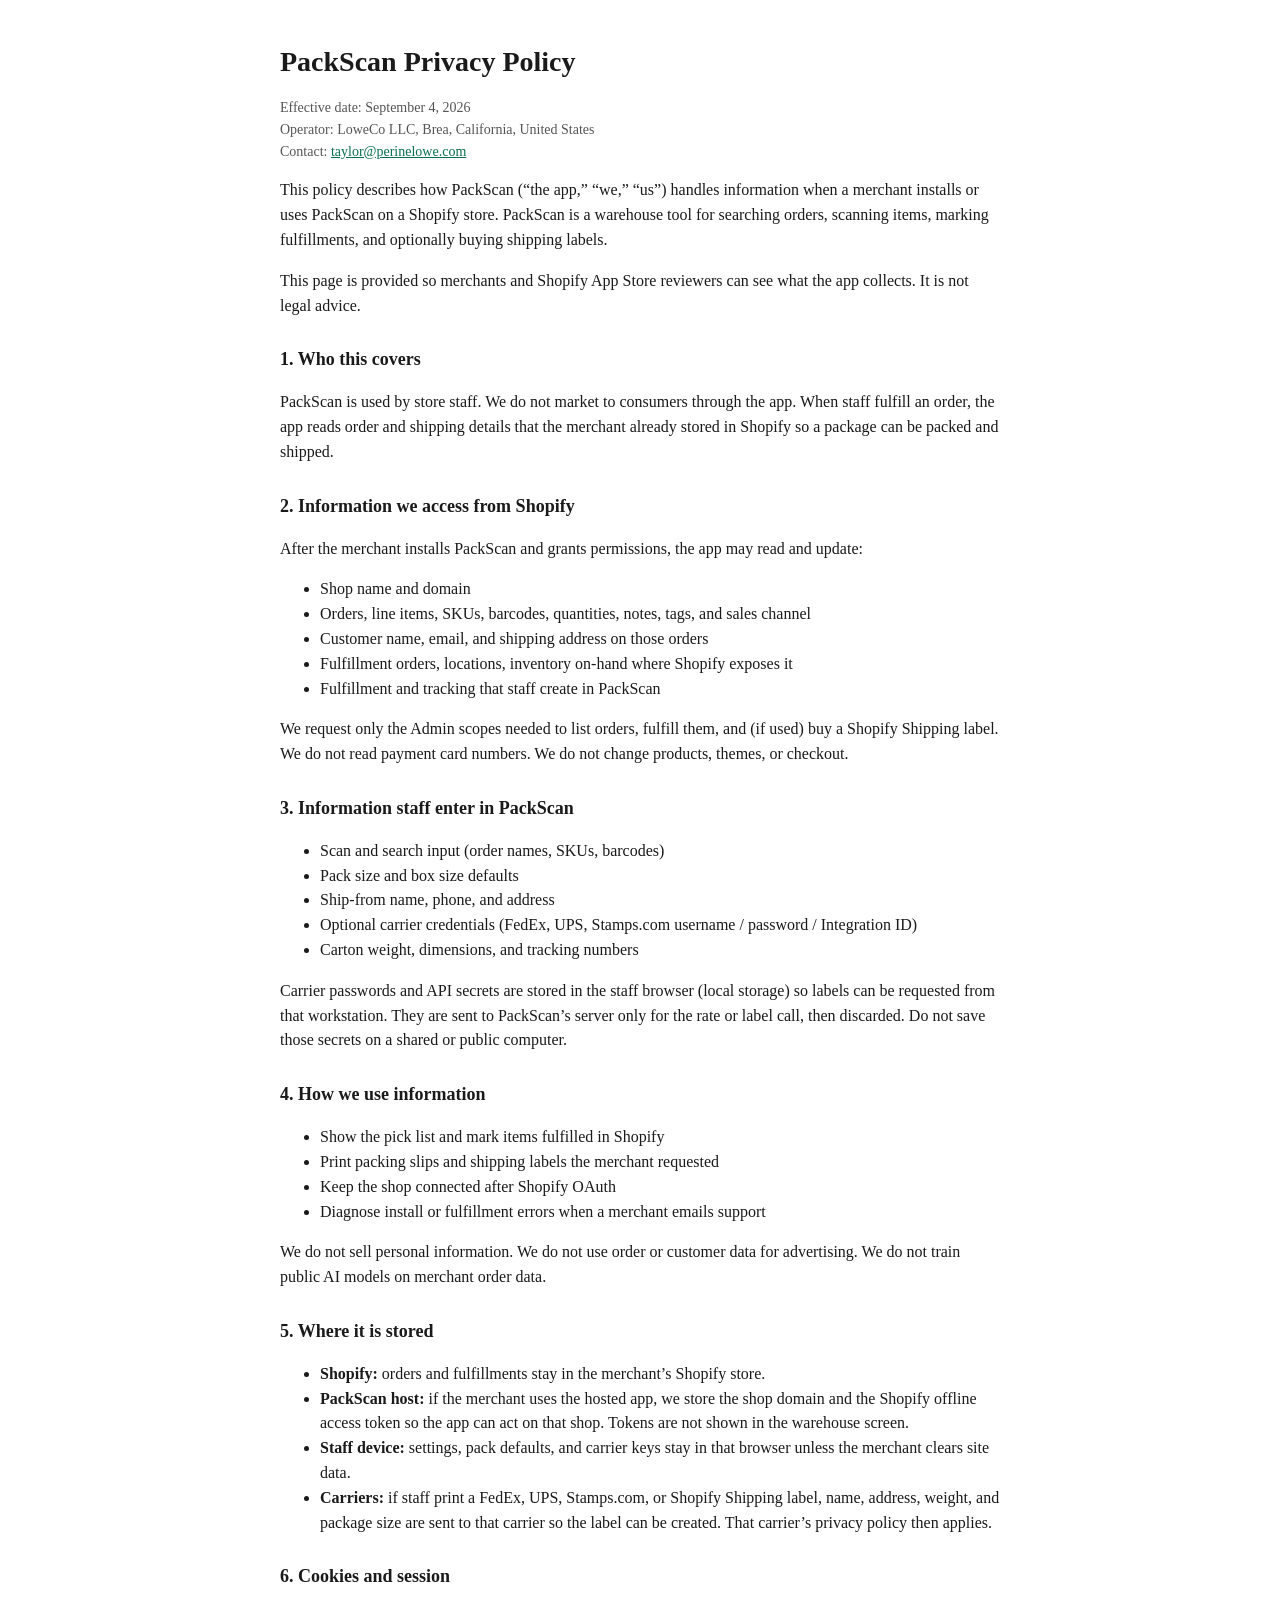
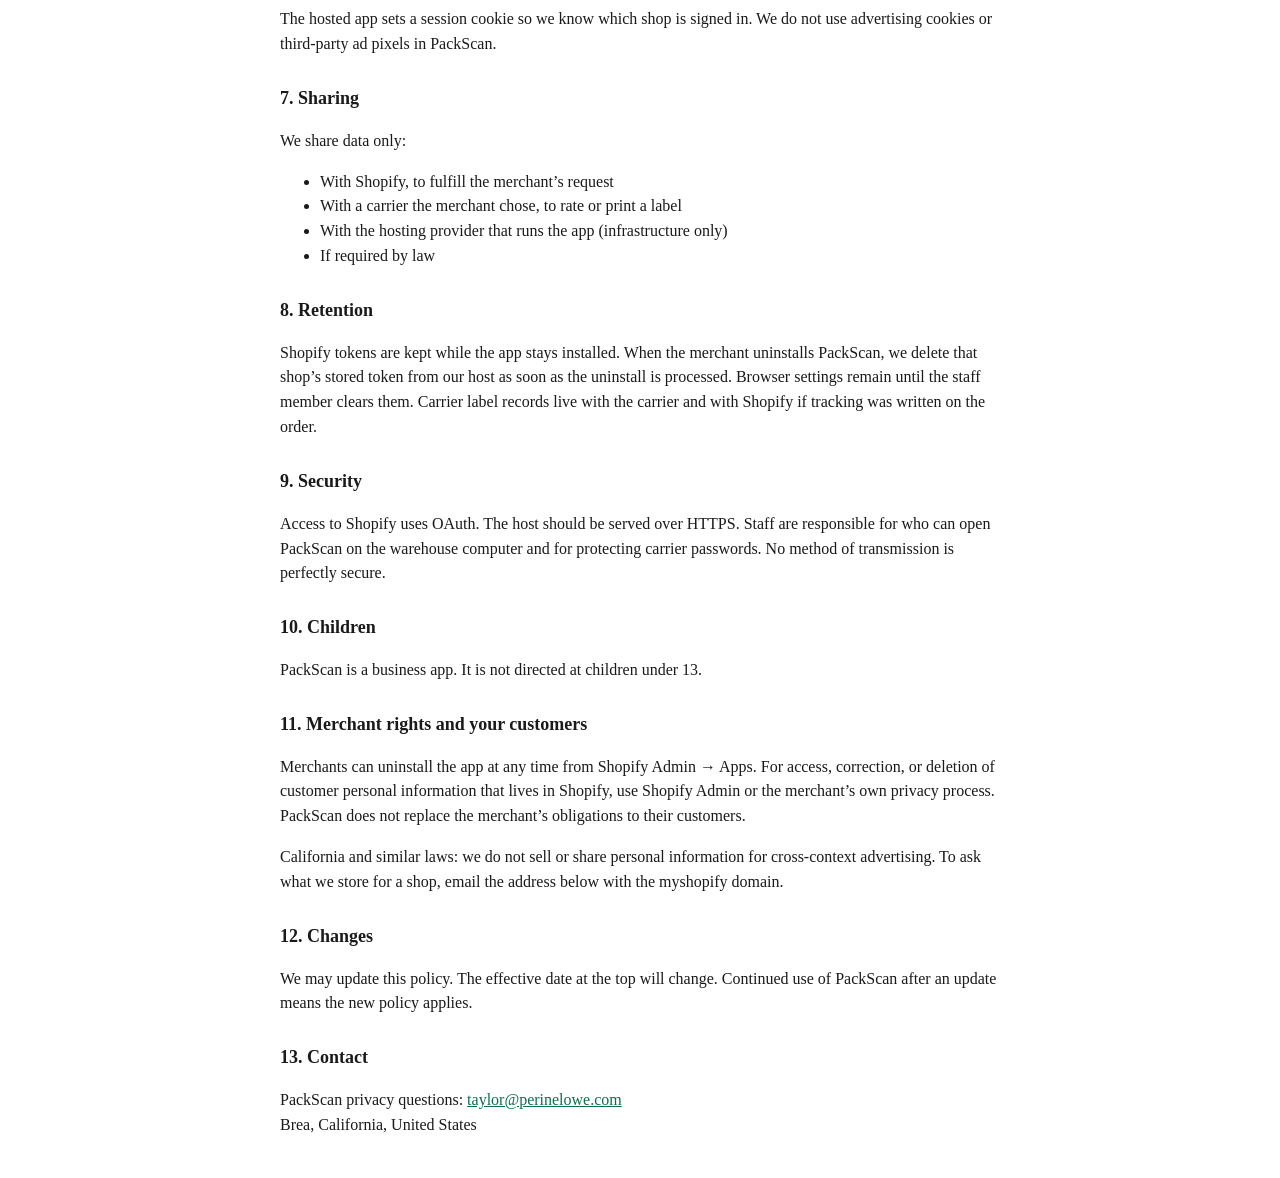
<file: privacy.html>
<!DOCTYPE html>
<html lang="en">
<head>
  <meta charset="utf-8" />
  <meta name="viewport" content="width=device-width, initial-scale=1" />
  <title>PackScan Privacy Policy</title>
  <style>
    body { font-family: Georgia, "Times New Roman", serif; max-width: 720px; margin: 40px auto; padding: 0 20px; color: #1a1a1a; line-height: 1.55; }
    h1 { font-size: 28px; margin-bottom: 8px; }
    h2 { font-size: 18px; margin-top: 28px; }
    p, li { font-size: 16px; }
    .meta { color: #555; font-size: 14px; }
    a { color: #0b6e4f; }
  </style>
</head>
<body>
  <h1>PackScan Privacy Policy</h1>
  <p class="meta">Effective date: September 4, 2026<br />Operator: LoweCo LLC, Brea, California, United States<br />Contact: <a href="mailto:taylor@perinelowe.com">taylor@perinelowe.com</a></p>

  <p>This policy describes how PackScan (“the app,” “we,” “us”) handles information when a merchant installs or uses PackScan on a Shopify store. PackScan is a warehouse tool for searching orders, scanning items, marking fulfillments, and optionally buying shipping labels.</p>
  <p>This page is provided so merchants and Shopify App Store reviewers can see what the app collects. It is not legal advice.</p>

  <h2>1. Who this covers</h2>
  <p>PackScan is used by store staff. We do not market to consumers through the app. When staff fulfill an order, the app reads order and shipping details that the merchant already stored in Shopify so a package can be packed and shipped.</p>

  <h2>2. Information we access from Shopify</h2>
  <p>After the merchant installs PackScan and grants permissions, the app may read and update:</p>
  <ul>
    <li>Shop name and domain</li>
    <li>Orders, line items, SKUs, barcodes, quantities, notes, tags, and sales channel</li>
    <li>Customer name, email, and shipping address on those orders</li>
    <li>Fulfillment orders, locations, inventory on-hand where Shopify exposes it</li>
    <li>Fulfillment and tracking that staff create in PackScan</li>
  </ul>
  <p>We request only the Admin scopes needed to list orders, fulfill them, and (if used) buy a Shopify Shipping label. We do not read payment card numbers. We do not change products, themes, or checkout.</p>

  <h2>3. Information staff enter in PackScan</h2>
  <ul>
    <li>Scan and search input (order names, SKUs, barcodes)</li>
    <li>Pack size and box size defaults</li>
    <li>Ship-from name, phone, and address</li>
    <li>Optional carrier credentials (FedEx, UPS, Stamps.com username / password / Integration ID)</li>
    <li>Carton weight, dimensions, and tracking numbers</li>
  </ul>
  <p>Carrier passwords and API secrets are stored in the staff browser (local storage) so labels can be requested from that workstation. They are sent to PackScan’s server only for the rate or label call, then discarded. Do not save those secrets on a shared or public computer.</p>

  <h2>4. How we use information</h2>
  <ul>
    <li>Show the pick list and mark items fulfilled in Shopify</li>
    <li>Print packing slips and shipping labels the merchant requested</li>
    <li>Keep the shop connected after Shopify OAuth</li>
    <li>Diagnose install or fulfillment errors when a merchant emails support</li>
  </ul>
  <p>We do not sell personal information. We do not use order or customer data for advertising. We do not train public AI models on merchant order data.</p>

  <h2>5. Where it is stored</h2>
  <ul>
    <li><strong>Shopify:</strong> orders and fulfillments stay in the merchant’s Shopify store.</li>
    <li><strong>PackScan host:</strong> if the merchant uses the hosted app, we store the shop domain and the Shopify offline access token so the app can act on that shop. Tokens are not shown in the warehouse screen.</li>
    <li><strong>Staff device:</strong> settings, pack defaults, and carrier keys stay in that browser unless the merchant clears site data.</li>
    <li><strong>Carriers:</strong> if staff print a FedEx, UPS, Stamps.com, or Shopify Shipping label, name, address, weight, and package size are sent to that carrier so the label can be created. That carrier’s privacy policy then applies.</li>
  </ul>

  <h2>6. Cookies and session</h2>
  <p>The hosted app sets a session cookie so we know which shop is signed in. We do not use advertising cookies or third-party ad pixels in PackScan.</p>

  <h2>7. Sharing</h2>
  <p>We share data only:</p>
  <ul>
    <li>With Shopify, to fulfill the merchant’s request</li>
    <li>With a carrier the merchant chose, to rate or print a label</li>
    <li>With the hosting provider that runs the app (infrastructure only)</li>
    <li>If required by law</li>
  </ul>

  <h2>8. Retention</h2>
  <p>Shopify tokens are kept while the app stays installed. When the merchant uninstalls PackScan, we delete that shop’s stored token from our host as soon as the uninstall is processed. Browser settings remain until the staff member clears them. Carrier label records live with the carrier and with Shopify if tracking was written on the order.</p>

  <h2>9. Security</h2>
  <p>Access to Shopify uses OAuth. The host should be served over HTTPS. Staff are responsible for who can open PackScan on the warehouse computer and for protecting carrier passwords. No method of transmission is perfectly secure.</p>

  <h2>10. Children</h2>
  <p>PackScan is a business app. It is not directed at children under 13.</p>

  <h2>11. Merchant rights and your customers</h2>
  <p>Merchants can uninstall the app at any time from Shopify Admin → Apps. For access, correction, or deletion of customer personal information that lives in Shopify, use Shopify Admin or the merchant’s own privacy process. PackScan does not replace the merchant’s obligations to their customers.</p>
  <p>California and similar laws: we do not sell or share personal information for cross-context advertising. To ask what we store for a shop, email the address below with the myshopify domain.</p>

  <h2>12. Changes</h2>
  <p>We may update this policy. The effective date at the top will change. Continued use of PackScan after an update means the new policy applies.</p>

  <h2>13. Contact</h2>
  <p>PackScan privacy questions: <a href="mailto:taylor@perinelowe.com">taylor@perinelowe.com</a><br />
  Brea, California, United States</p>
</body>
</html>
</file>
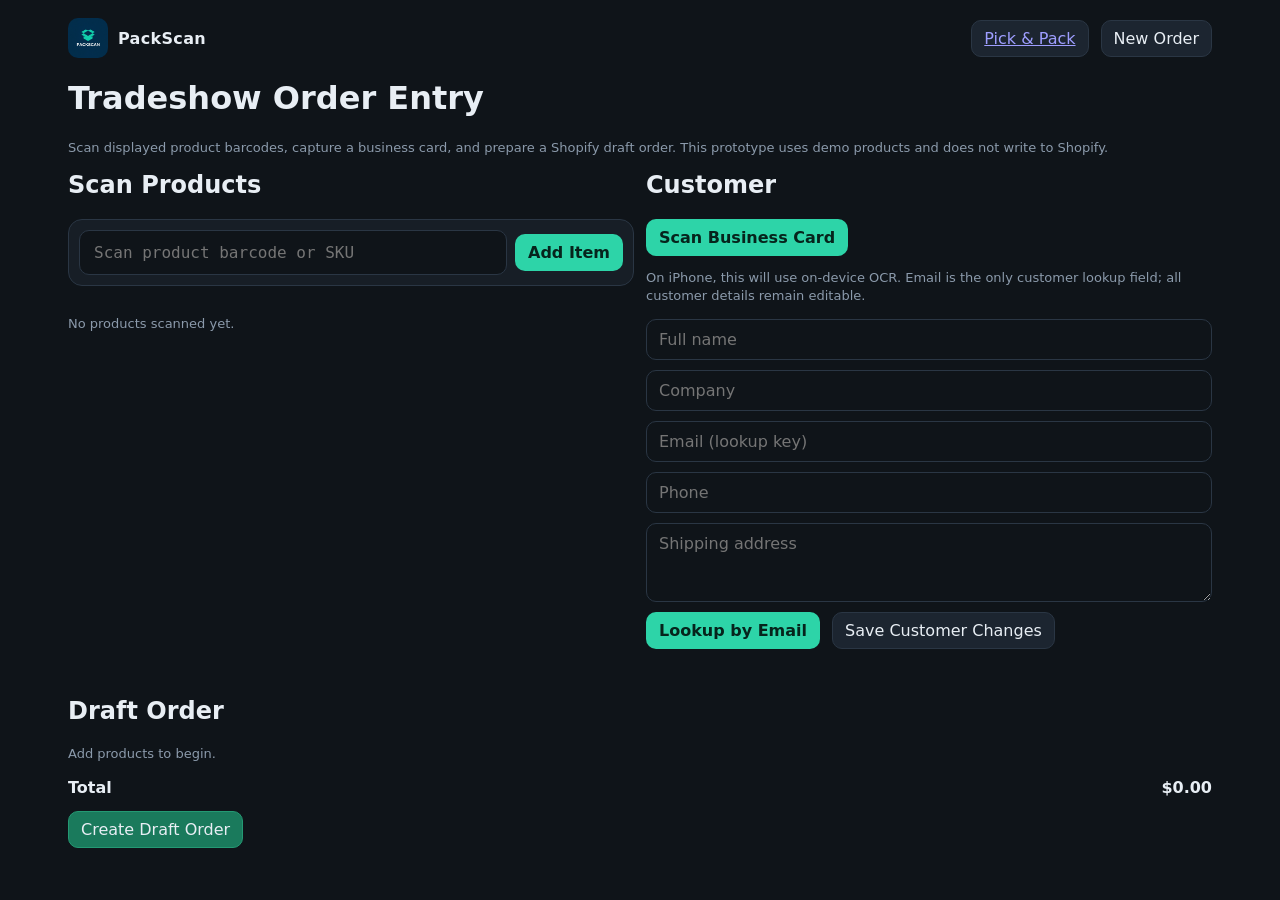
<file: tradeshow.html>
<!DOCTYPE html>
<html lang="en">
<head>
  <meta charset="UTF-8" />
  <meta name="viewport" content="width=device-width, initial-scale=1" />
  <title>PackScan - Tradeshow Orders</title>
  <link rel="stylesheet" href="css/app.css" />
  <style>
    .trade-app { max-width: 1180px; margin: 0 auto; padding: 18px; }
    .trade-top, .trade-actions, .trade-grid { display: flex; gap: 12px; }
    .trade-top { align-items: center; justify-content: space-between; margin-bottom: 18px; }
    .trade-grid { align-items: flex-start; }
    .trade-panel { flex: 1; min-width: 0; }
    .trade-panel h2 { margin-top: 0; }
    .trade-list { display: grid; gap: 8px; margin-top: 12px; }
    .trade-row { display: flex; align-items: center; justify-content: space-between; gap: 10px; padding: 10px; border: 1px solid #293746; border-radius: 8px; background: #121a22; }
    .trade-row button { min-width: 38px; }
    .trade-total { display: flex; justify-content: space-between; margin-top: 14px; font-weight: 700; }
    .trade-note { color: var(--muted); font-size: 13px; line-height: 1.45; }
    .trade-form { display: grid; gap: 10px; }
    .trade-form input, .trade-form textarea { width: 100%; box-sizing: border-box; }
    .trade-status { min-height: 20px; color: var(--accent); margin-top: 10px; }
    @media (max-width: 760px) { .trade-grid { flex-direction: column; } .trade-panel { width: 100%; } }
  </style>
</head>
<body>
  <div class="trade-app">
    <header class="trade-top">
      <div class="brand"><img class="logo-img" src="logo.png" alt="PackScan" width="40" height="40" /> PackScan</div>
      <div class="trade-actions">
        <a class="ghost-btn" href="/">Pick &amp; Pack</a>
        <button class="ghost-btn" id="newOrderBtn" type="button">New Order</button>
      </div>
    </header>
    <h1>Tradeshow Order Entry</h1>
    <p class="trade-note">Scan displayed product barcodes, capture a business card, and prepare a Shopify draft order. This prototype uses demo products and does not write to Shopify.</p>
    <div class="trade-grid">
      <section class="trade-panel">
        <h2>Scan Products</h2>
        <form class="scan-bar" id="productScanForm" autocomplete="off">
          <input id="productScanInput" placeholder="Scan product barcode or SKU" autocomplete="off" />
          <button class="primary-btn" type="submit">Add Item</button>
        </form>
        <div class="trade-list" id="productList"></div>
      </section>
      <section class="trade-panel">
        <h2>Customer</h2>
        <button class="primary-btn" id="cardScanBtn" type="button">Scan Business Card</button>
        <p class="trade-note">On iPhone, this will use on-device OCR. Email is the only customer lookup field; all customer details remain editable.</p>
        <form class="trade-form" id="customerForm" autocomplete="off">
          <input id="customerName" placeholder="Full name" autocomplete="off" />
          <input id="customerCompany" placeholder="Company" autocomplete="off" />
          <input id="customerEmail" type="email" placeholder="Email (lookup key)" autocomplete="off" required />
          <input id="customerPhone" placeholder="Phone" autocomplete="off" />
          <textarea id="customerAddress" rows="3" placeholder="Shipping address" autocomplete="off"></textarea>
          <div class="trade-actions">
            <button class="primary-btn" type="submit">Lookup by Email</button>
            <button class="ghost-btn" id="saveCustomerBtn" type="button" disabled>Save Customer Changes</button>
          </div>
        </form>
        <div class="trade-status" id="customerStatus"></div>
      </section>
    </div>
    <section class="trade-panel" style="margin-top:18px">
      <h2>Draft Order</h2>
      <div id="draftSummary" class="trade-note">Add products to begin.</div>
      <div class="trade-total"><span>Total</span><span id="draftTotal">$0.00</span></div>
      <button class="ok-btn" id="createDraftBtn" type="button" disabled style="margin-top:14px">Create Draft Order</button>
      <div class="trade-status" id="orderStatus"></div>
    </section>
  </div>
  <script>
    const products = [
      { barcode: "012345678901", sku: "BG-TEE-BLK-L", title: "Big's Classic Tee - Black / L", price: 28 },
      { barcode: "012345678932", sku: "BG-HOOD-GRY-M", title: "Big's Hoodie - Grey / M", price: 58 },
      { barcode: "012345678949", sku: "BG-KTEE-RED-YM", title: "Kids Tee - Red / Youth M", price: 22 },
      { barcode: "012345678925", sku: "BG-PINT-01", title: "Pint Glass - Logo", price: 14 }
    ];
    const demoCustomers = {
      "alex@example.com": { name: "Alex Example", company: "Example Co.", email: "alex@example.com", phone: "555-0100", address: "123 Demo Lane, Testville, CA 90000" }
    };
    const state = { cart: {}, customer: null };
    const $ = (id) => document.getElementById(id);
    function render() {
      const rows = Object.values(state.cart);
      $("productList").innerHTML = rows.length ? rows.map((item) => `
        <div class="trade-row">
          <div><strong>${item.title}</strong><div class="trade-note">${item.sku} - $${item.price.toFixed(2)} each</div></div>
          <div class="trade-actions"><button class="ghost-btn" data-remove="${item.sku}" type="button">-</button><b>${item.quantity}</b><button class="ghost-btn" data-add="${item.sku}" type="button">+</button></div>
        </div>`).join("") : '<p class="trade-note">No products scanned yet.</p>';
      const total = rows.reduce((sum, item) => sum + item.price * item.quantity, 0);
      $("draftSummary").textContent = rows.length ? `${rows.reduce((sum, item) => sum + item.quantity, 0)} item(s) ready for ${state.customer?.name || "a customer"}.` : "Add products to begin.";
      $("draftTotal").textContent = `$${total.toFixed(2)}`;
      $("createDraftBtn").disabled = !rows.length || !state.customer;
    }
    function addProduct(code) {
      const product = products.find((item) => item.barcode === code || item.sku.toLowerCase() === code.toLowerCase());
      if (!product) return $("orderStatus").textContent = `Product not found: ${code}`;
      state.cart[product.sku] = { ...product, quantity: (state.cart[product.sku]?.quantity || 0) + 1 };
      $("productScanInput").value = "";
      $("orderStatus").textContent = `${product.title} added.`;
      render();
    }
    $("productScanForm").addEventListener("submit", (event) => { event.preventDefault(); addProduct($("productScanInput").value.trim()); });
    $("productList").addEventListener("click", (event) => {
      const add = event.target.closest("[data-add]");
      const remove = event.target.closest("[data-remove]");
      const sku = add?.dataset.add || remove?.dataset.remove;
      if (!sku) return;
      if (add) state.cart[sku].quantity += 1;
      if (remove) { state.cart[sku].quantity -= 1; if (state.cart[sku].quantity <= 0) delete state.cart[sku]; }
      render();
    });
    $("cardScanBtn").addEventListener("click", () => $("customerStatus").textContent = "Business-card OCR will be enabled in the iPhone build. Enter or paste the card details below for now.");
    $("customerForm").addEventListener("submit", (event) => {
      event.preventDefault();
      const email = $("customerEmail").value.trim();
      if (!email) return $("customerStatus").textContent = "Email is required for customer lookup.";
      const existing = demoCustomers[email.toLowerCase()];
      if (existing) {
        $("customerName").value = existing.name;
        $("customerCompany").value = existing.company;
        $("customerPhone").value = existing.phone;
        $("customerAddress").value = existing.address;
        $("customerStatus").textContent = `Customer found by email: ${existing.name}. Review and modify the details, then save.`;
      } else {
        $("customerStatus").textContent = "No customer found by that email. Enter the customer details, then save.";
      }
      $("saveCustomerBtn").disabled = false;
      state.customer = null;
      render();
    });
    $("saveCustomerBtn").addEventListener("click", () => {
      const email = $("customerEmail").value.trim();
      const name = $("customerName").value.trim();
      if (!email || !name) return $("customerStatus").textContent = "Name and email are required before saving.";
      state.customer = {
        name,
        company: $("customerCompany").value.trim(),
        email,
        phone: $("customerPhone").value.trim(),
        address: $("customerAddress").value.trim()
      };
      demoCustomers[email.toLowerCase()] = { ...state.customer };
      $("customerStatus").textContent = `Customer details saved for ${name} (${email}).`;
      render();
    });
    $("createDraftBtn").addEventListener("click", () => $("orderStatus").textContent = "Demo draft order ready. Shopify creation will be connected next.");
    $("newOrderBtn").addEventListener("click", () => { state.cart = {}; state.customer = null; document.querySelectorAll("input, textarea").forEach((field) => { field.value = ""; }); $("saveCustomerBtn").disabled = true; $("customerStatus").textContent = ""; $("orderStatus").textContent = ""; render(); });
    render();
  </script>
</body>
</html>
</file>
<file: css/app.css>
:root {
  --bg: #0f1419;
  --bg-elev: #171e26;
  --bg-card: #1c2530;
  --line: #2a3644;
  --text: #e8eef4;
  --muted: #8b9aab;
  --accent: #2dd4a8;
  --accent-dim: #0f3d32;
  --warn: #f5b942;
  --danger: #f07167;
  --info: #5b9fd6;
  --ok: #2dd4a8;
  --radius: 14px;
  --shadow: 0 10px 30px rgba(0, 0, 0, 0.35);
  --font: "IBM Plex Sans", "Segoe UI", system-ui, sans-serif;
  --mono: "IBM Plex Mono", ui-monospace, monospace;
}

body.theme-light {
  --bg: #f4f6f8;
  --bg-elev: #ffffff;
  --bg-card: #ffffff;
  --line: #dbe1e8;
  --text: #16202b;
  --muted: #5b6b7a;
  --accent: #0e8f6f;
  --accent-dim: #d8f3ea;
  --warn: #b9750a;
  --danger: #c73f34;
  --info: #2f6fad;
  --ok: #0e8f6f;
  --shadow: 0 10px 24px rgba(20, 30, 40, 0.12);
}

body.theme-dark {
  --bg: #05070a;
  --bg-elev: #0d1117;
  --bg-card: #10161d;
  --line: #1e2732;
  --text: #e8eef4;
  --muted: #7a8a9a;
  --accent: #2dd4a8;
  --accent-dim: #0a2b23;
  --warn: #f5b942;
  --danger: #f07167;
  --info: #5b9fd6;
  --ok: #2dd4a8;
  --shadow: 0 10px 30px rgba(0, 0, 0, 0.55);
}

body.theme-colorful {
  --bg: #0a1330;
  --bg-elev: #0f1a44;
  --bg-card: #10205a;
  --line: #2b3f8c;
  --text: #f5f8ff;
  --muted: #a9b6e6;
  --accent: #d6222e;
  --accent-dim: #3a0a0d;
  --warn: #f5b942;
  --danger: #ff4d4d;
  --info: #ffffff;
  --ok: #3fd18a;
  --shadow: 0 10px 30px rgba(0, 0, 10, 0.5);
}
body.theme-light { color-scheme: light; }
body:not(.theme-light) { color-scheme: dark; }

body.theme-colorful .topbar {
  border-bottom: 2px solid var(--accent);
  background: linear-gradient(90deg, #0f1a44 0%, #10205a 60%, #d6222e 100%);
}
body.theme-colorful .primary-btn { background: var(--accent); color: #fff; }
body.theme-colorful .chip.active { background: var(--accent); color: #fff; border-color: var(--accent); }

* { box-sizing: border-box; }
html, body { margin: 0; height: 100%; }
body {
  font-family: var(--font);
  background: var(--bg);
  color: var(--text);
  min-height: 100%;
}

button, input, select, textarea { font: inherit; color: inherit; }
button { cursor: pointer; }

.app {
  display: grid;
  grid-template-rows: auto auto 1fr;
  min-height: 100%;
}

.topbar {
  display: flex;
  align-items: center;
  gap: 12px;
  padding: 12px 16px;
  border-bottom: 1px solid var(--line);
  background: var(--bg-elev);
  position: sticky;
  top: 0;
  z-index: 20;
}
.brand {
  display: flex;
  align-items: center;
  gap: 10px;
  font-weight: 700;
  letter-spacing: 0.02em;
}
.logo, .logo-img {
  width: 40px; height: 40px;
  border-radius: 10px;
  object-fit: cover;
  display: block;
  background: #0b2a3d;
}
.mode-pill {
  margin-left: auto;
  font-size: 12px;
  padding: 4px 10px;
  border-radius: 999px;
  background: var(--accent-dim);
  color: var(--accent);
  border: 1px solid #1d6b56;
}
.mode-pill.live { background: #14304a; color: #7ec2ff; border-color: #2a5578; }
.demo-banner {
  margin: 0 16px 12px;
  padding: 8px 14px;
  border-radius: 8px;
  background: #3a2e0f;
  color: #ffd679;
  border: 1px solid #6b5220;
  font-size: 13px;
}
.icon-btn, .ghost-btn, .primary-btn, .danger-btn, .ok-btn {
  border: 1px solid var(--line);
  background: var(--bg-card);
  border-radius: 10px;
  padding: 8px 12px;
}
.icon-btn { padding: 8px 10px; }
.primary-btn { background: var(--accent); color: #06241c; border-color: transparent; font-weight: 700; }
.ok-btn { background: #1a7a5c; border-color: #249973; }
.danger-btn { background: #5a2420; border-color: #8a3a34; color: #ffd2ce; }
.ghost-btn:hover, .icon-btn:hover { border-color: #3d4d5e; }
.primary-btn:disabled { opacity: 0.45; cursor: not-allowed; }

.layout {
  display: grid;
  grid-template-columns: 360px 1fr;
  min-height: 0;
}
.mobile-only { display: none; }

@media (max-width: 860px) {
  .mobile-only { display: inline-flex; }
  .app { min-height: 100dvh; }
  .layout { grid-template-columns: 1fr; }
  .layout.order-open .sidebar { display: none; }
  .sidebar { border-right: 0; border-bottom: 1px solid var(--line); max-height: 38vh; }
  .topbar { flex-wrap: wrap; padding: 8px 10px; gap: 8px; padding-top: max(8px, env(safe-area-inset-top)); }
  .brand { font-size: 15px; }
  .logo-img, .logo { width: 32px; height: 32px; border-radius: 8px; }
  .mode-pill { margin-left: 0; font-size: 11px; }
  .main { padding: 10px; padding-bottom: max(16px, env(safe-area-inset-bottom)); }
  .scan-bar {
    position: sticky;
    top: 0;
    z-index: 8;
    flex-wrap: wrap;
    padding: 8px;
    margin-bottom: 10px;
  }
  .scan-bar input, .primary-btn, .ghost-btn, .ok-btn, .danger-btn {
    min-height: 44px;
  }
  .scan-bar input { width: 100%; min-width: 0; flex: 1 1 100%; }
  .pack-toggle { width: 100%; }
  .pack-btn { flex: 1; padding: 8px 4px; font-size: 11px; }
  .scan-modal { width: 100%; max-width: none; margin: 0; border-radius: 16px 16px 0 0; }
  #reader { min-height: 52vh; }
  .modal-bg.open { align-items: flex-end; }
  .modal { width: 100%; max-height: 92dvh; border-radius: 16px 16px 0 0; }
  .carton-grid { grid-template-columns: 1fr 1fr; }
  .carton { padding: 12px; margin-top: 10px; }
  .order-head { gap: 8px; margin-bottom: 10px; }
  .order-head .actions { flex-wrap: wrap; justify-content: flex-start; width: 100%; }
  .item {
    grid-template-columns: 52px 1fr;
    grid-template-rows: auto auto auto;
  }
  .item-heading { grid-column: 1 / -1; }
  .item .qty { grid-column: 1 / -1; grid-row: auto; text-align: left; }
  .qty-actions { justify-content: flex-start; }
  .thumb { width: 52px; height: 52px; }
  .barcode-preview { max-width: 100%; }
  .barcode-preview svg { width: 140px; height: 44px; }
  .toast { left: 12px; right: 12px; transform: none; bottom: max(16px, env(safe-area-inset-bottom)); }
  .pack-defaults-row { grid-template-columns: 1fr 1fr; }
}

@media (max-width: 430px) {
  .carton-grid { grid-template-columns: 1fr; }
  .sidebar-tools { padding: 8px; }
  .order-card { padding: 10px; }
}

.sidebar {
  border-right: 1px solid var(--line);
  display: flex;
  flex-direction: column;
  min-height: 0;
  background: #12181f;
}
.sidebar-tools {
  padding: 12px;
  display: flex;
  flex-direction: column;
  gap: 8px;
}
.search {
  width: 100%;
  background: var(--bg);
  border: 1px solid var(--line);
  border-radius: 10px;
  padding: 10px 12px;
}
.filters { display: flex; gap: 6px; flex-wrap: wrap; }
.chip {
  border: 1px solid var(--line);
  background: transparent;
  border-radius: 999px;
  padding: 5px 10px;
  font-size: 12px;
  color: var(--muted);
}
.chip.active { background: var(--accent-dim); color: var(--accent); border-color: #1d6b56; }

.order-list { overflow: auto; padding: 0 8px 16px; }
.order-card {
  width: 100%;
  text-align: left;
  background: var(--bg-card);
  border: 1px solid var(--line);
  border-radius: 12px;
  padding: 12px;
  margin-bottom: 8px;
}
.order-card.active { border-color: var(--accent); box-shadow: 0 0 0 1px var(--accent) inset; }
.order-card .row { display: flex; justify-content: space-between; gap: 8px; align-items: baseline; }
.order-name { font-weight: 700; }
.meta { color: var(--muted); font-size: 12px; }
.status {
  font-size: 11px;
  font-weight: 700;
  text-transform: uppercase;
  letter-spacing: 0.04em;
  padding: 3px 7px;
  border-radius: 999px;
}
.status.unfulfilled, .status.pending { background: #3d2a10; color: #f5b942; }
.status.partial, .status.picking { background: #14304a; color: #7ec2ff; }
.status.fulfilled, .status.packed { background: var(--accent-dim); color: var(--accent); }
.status.open { background: #3d2a10; color: #f5b942; }

.main { min-height: 0; overflow: auto; padding: 18px; }
.empty {
  max-width: 520px;
  margin: 10vh auto;
  text-align: center;
  color: var(--muted);
}
.empty h2 { color: var(--text); margin-bottom: 8px; }

.order-head {
  display: flex;
  flex-wrap: wrap;
  justify-content: space-between;
  gap: 12px;
  margin-bottom: 6px;
}
.scan-status {
  display: block;
  width: 100%;
  margin: 0 0 12px;
  padding: 4px 8px;
  border: 0;
  background: transparent;
  color: var(--muted);
  font: 12px/1.4 var(--font);
  text-align: left;
  cursor: pointer;
}
.scan-status.ok { color: var(--ok); }
.scan-status.bad { color: var(--danger); }
.progress-wrap { width: 100%; }
.progress {
  height: 10px;
  background: #0b1015;
  border-radius: 99px;
  overflow: hidden;
  border: 1px solid var(--line);
}
.progress > span {
  display: block;
  height: 100%;
  background: linear-gradient(90deg, #1a9b7a, #2dd4a8);
  width: 0%;
  transition: width 0.25s ease;
}

.scan-bar {
  display: flex;
  gap: 8px;
  align-items: center;
  background: var(--bg-elev);
  border: 1px solid var(--line);
  border-radius: 14px;
  padding: 10px;
  margin-bottom: 16px;
  position: sticky;
  top: 0;
  z-index: 5;
}
.scan-bar input {
  flex: 1;
  background: var(--bg);
  border: 1px solid var(--line);
  border-radius: 10px;
  padding: 12px 14px;
  font-family: var(--mono);
  font-size: 16px;
  min-width: 140px;
}
.pack-toggle {
  display: flex;
  gap: 4px;
  flex-shrink: 0;
}
.pack-btn {
  border: 1px solid var(--line);
  background: var(--bg);
  border-radius: 10px;
  padding: 8px 10px;
  min-height: 44px;
  font-size: 12px;
  font-weight: 700;
  color: var(--muted);
  white-space: nowrap;
}
.pack-btn.active {
  background: var(--accent-dim);
  color: var(--accent);
  border-color: #1d6b56;
}
.settings-sub {
  margin: 0;
  border: 1px solid var(--line);
  border-radius: 12px;
  background: var(--bg);
  overflow: hidden;
}
.settings-sub summary {
  display: flex;
  align-items: center;
  justify-content: space-between;
  gap: 12px;
  cursor: pointer;
  font-weight: 700;
  padding: 13px 14px;
  list-style: none;
}
.settings-sub summary::-webkit-details-marker { display: none; }
.settings-sub > summary::after {
  content: "›";
  color: var(--muted);
  font-size: 20px;
  line-height: 1;
  transform: rotate(90deg);
  transition: transform .15s ease;
}
.settings-sub[open] > summary {
  border-bottom: 1px solid var(--line);
}
.settings-sub[open] > summary::after {
  transform: rotate(-90deg);
}
.settings-sub .field { margin-top: 8px; }
.settings-title {
  display: flex;
  align-items: flex-start;
  justify-content: space-between;
  gap: 16px;
  margin-bottom: 12px;
}
.settings-title h2,
.settings-title p { margin: 0; }
.settings-sections {
  display: grid;
  gap: 8px;
}
.settings-body { padding: 12px 14px 14px; }
.settings-body > :first-child { margin-top: 0; }
.settings-body > :last-child { margin-bottom: 0; }
.settings-summary-note {
  margin-left: auto;
  color: var(--muted);
  font-size: 12px;
  font-weight: 400;
}
.settings-grid {
  display: grid;
  grid-template-columns: repeat(2, minmax(0, 1fr));
  gap: 0 12px;
}
.settings-checks {
  display: grid;
  gap: 8px;
  margin-bottom: 14px;
}
.settings-check {
  display: flex;
  align-items: center;
  gap: 8px;
  color: var(--muted);
  font-size: 13px;
}
.settings-inline,
.settings-address {
  display: flex;
  gap: 8px;
}
.settings-inline select,
.settings-address input:first-child { flex: 1; min-width: 0; }
.settings-address input:nth-child(2) { width: 70px; }
.settings-address input:nth-child(3) { width: 100px; }
.settings-help,
.settings-provider {
  border-top: 1px solid var(--line);
  padding: 10px 0 0;
  margin-top: 10px;
}
.settings-help summary,
.settings-provider summary {
  cursor: pointer;
  color: var(--text);
  font-weight: 600;
}
.settings-provider + .settings-provider { margin-top: 14px; }
.settings-actions {
  position: sticky;
  bottom: -18px;
  z-index: 2;
  margin: 14px -18px -18px;
  padding: 12px 18px;
  background: var(--bg-elev);
  border-top: 1px solid var(--line);
  flex-wrap: wrap;
}
.settings-modal { width: min(760px, 100%); }
.pack-defaults-row {
  display: grid;
  grid-template-columns: repeat(4, minmax(0, 1fr));
  gap: 8px;
}
.pack-defaults-row input { width: 100%; }
.box-default-row {
  display: grid;
  grid-template-columns: 1.3fr 0.6fr 0.6fr 0.6fr 0.9fr;
  gap: 6px;
  margin-bottom: 6px;
}
.box-default-row input { width: 100%; }
#carrierApiBlock.is-disabled {
  opacity: 0.42;
  filter: grayscale(0.35);
  pointer-events: none;
}
.toast {
  position: fixed;
  left: 50%;
  bottom: 24px;
  transform: translateX(-50%);
  background: #0b1015;
  border: 1px solid var(--line);
  padding: 12px 16px;
  border-radius: 12px;
  box-shadow: var(--shadow);
  z-index: 50;
  display: none;
}
.toast.show { display: block; }
.toast.ok { border-color: #1d6b56; }
.toast.bad { border-color: #8a3a34; }

.warn-modal .warn-dialog {
  max-width: 560px;
  width: min(560px, 94vw);
  border: 2px solid var(--danger);
  text-align: center;
  padding: 28px 24px;
}
.warn-modal h2 {
  font-size: 28px;
  margin: 0 0 12px;
  color: var(--danger);
}
.warn-text {
  font-size: 22px;
  font-weight: 700;
  line-height: 1.3;
  margin: 0 0 8px;
  word-break: break-word;
}
.warn-modal .primary-btn {
  min-width: 140px;
  font-size: 18px;
  padding: 12px 22px;
}

.items { display: flex; flex-direction: column; gap: 10px; }
.order-content-layout {
  display: block;
}
.order-content-layout.has-slip {
  display: grid;
  grid-template-columns: minmax(0, 1fr) 380px;
  gap: 16px;
  align-items: start;
}
@media (max-width: 1140px) {
  .order-content-layout.has-slip {
    grid-template-columns: 1fr;
  }
}

.packing-slip-visual {
  position: sticky;
  top: 70px;
}
.packing-slip-paper {
  background: #ffffff;
  color: #111111;
  border-radius: 12px;
  padding: 14px 14px 16px;
  box-shadow: 0 6px 20px rgba(0, 0, 0, 0.28);
  border: 1px solid #d0d7de;
  font-family: Arial, Helvetica, sans-serif;
  font-size: 12px;
  line-height: 1.35;
}
.packing-slip-table {
  width: 100%;
  border-collapse: collapse;
  margin-bottom: 10px;
  font-size: 11px;
}
.packing-slip-table th {
  border-bottom: 1px solid #222222;
  padding: 6px 4px;
  text-align: left;
  font-size: 10px;
  text-transform: uppercase;
  color: #555555;
  font-weight: 700;
}
.packing-slip-table td {
  border-bottom: 1px solid #e1e4e8;
  padding: 6px 4px;
  vertical-align: top;
  color: #111111;
}
.slip-sku-col, .packing-slip-table th.slip-sku-col {
  font-family: var(--mono);
  font-size: 11px;
  font-weight: 600;
  color: #222222;
  white-space: nowrap;
  width: 80px;
}
.slip-item-col {
  word-break: break-word;
  color: #111111;
}
.slip-qty-col, .packing-slip-table th.slip-qty-col {
  text-align: right;
  font-weight: 700;
  white-space: nowrap;
  width: 36px;
}
.packing-slip-summary {
  font-weight: 700;
  font-size: 11px;
  color: #222222;
  margin-bottom: 10px;
  text-align: right;
}
.packing-slip-footer {
  font-size: 8pt;
  font-style: italic;
  color: #888888;
  text-align: center;
  border-top: 1px dashed #cccccc;
  padding-top: 8px;
}
.item {
  display: grid;
  grid-template-columns: 64px 1fr auto;
  gap: 12px;
  align-items: center;
  background: var(--bg-card);
  border: 1px solid var(--line);
  border-radius: 14px;
  padding: 12px;
}
.item-heading {
  grid-column: 1 / 3;
  display: flex;
  align-items: center;
  gap: 10px;
  flex-wrap: wrap;
}
.item-heading h3 { margin: 0; }
.item-details { min-width: 0; }
.item.done { border-color: #1d6b56; background: #12241f; }
.item.wrong-flash { animation: shake 0.35s ease; border-color: var(--danger); }
@keyframes shake {
  0%,100% { transform: translateX(0); }
  25% { transform: translateX(-4px); }
  75% { transform: translateX(4px); }
}
.thumb {
  width: 64px; height: 64px;
  border-radius: 10px;
  background: #0b1015;
  object-fit: cover;
  border: 1px solid var(--line);
}
.thumb.ph {
  display: grid; place-items: center;
  color: var(--muted); font-size: 11px;
}
.item h3 { margin: 0; font-size: 15px; }
.sku {
  padding: 6px 10px;
  border: 2px solid var(--accent);
  border-radius: 8px;
  background: var(--accent-dim);
  color: var(--text);
  font-family: var(--mono);
  font-size: 18px;
  font-weight: 700;
  line-height: 1;
}
.barcode-number { margin-bottom: 3px; font-family: var(--mono); font-size: 12px; color: var(--muted); }
.qty {
  grid-column: 3;
  grid-row: 1 / 3;
  text-align: right;
  font-variant-numeric: tabular-nums;
}
.qty .n { font-size: 22px; font-weight: 700; }
.qty .n.done { color: var(--accent); }
.qty-actions { display: flex; gap: 6px; justify-content: flex-end; margin-top: 6px; align-items: center; }
.qty-actions button { width: 32px; height: 32px; padding: 0; }
.qty-actions .fulfill-line {
  width: auto;
  min-width: 76px;
  padding: 0 12px;
  height: 32px;
  font-size: 13px;
  white-space: nowrap;
}

.modal-bg {
  position: fixed; inset: 0;
  background: rgba(0,0,0,.55);
  display: none;
  align-items: center;
  justify-content: center;
  z-index: 40;
  padding: 16px;
}
.modal-bg.open { display: flex; }
.modal {
  width: min(560px, 100%);
  background: var(--bg-elev);
  border: 1px solid var(--line);
  border-radius: 16px;
  padding: 18px;
  box-shadow: var(--shadow);
  max-height: 90vh;
  overflow: auto;
}
.modal h2 { margin: 0 0 12px; }
.modal-wide { width: min(900px, 100%); }
.history-table { width: 100%; border-collapse: collapse; font-size: 13px; }
.history-table th, .history-table td {
  border-bottom: 1px solid var(--line);
  padding: 8px 10px;
  text-align: left;
}
.history-table tr.voided-row { opacity: .55; }

.field { display: flex; flex-direction: column; gap: 6px; margin-bottom: 12px; }
.about-link,
.about-link:visited { color: #fff; }
.about-logo { display: block; width: 64px; height: 64px; margin: 0 0 12px; }
.field label { font-size: 12px; color: var(--muted); }
.field input, .field select, .field textarea {
  background: var(--bg);
  border: 1px solid var(--line);
  border-radius: 10px;
  padding: 10px 12px;
}
.help { font-size: 13px; color: var(--muted); line-height: 1.45; }
.help ol { padding-left: 18px; }
.actions { display: flex; gap: 8px; justify-content: flex-end; margin-top: 8px; }

#reader { width: 100%; min-height: 240px; border-radius: 12px; overflow: hidden; background: #000; }

.barcode-preview {
  margin-top: 6px;
  background: #fff;
  border-radius: 8px;
  padding: 4px 6px;
  display: inline-flex;
  align-items: center;
  height: 64px;
  max-width: 220px;
}
.barcode-preview svg { width: 180px; height: 56px; }

.stats {
  display: flex; gap: 8px; flex-wrap: wrap; margin-bottom: 8px;
}
.stat {
  background: var(--bg-card);
  border: 1px solid var(--line);
  border-radius: 10px;
  padding: 8px 10px;
  font-size: 12px;
  color: var(--muted);
}
.stat b { color: var(--text); display: block; font-size: 16px; }

.carton {
  margin-top: 18px;
  background: var(--bg-card);
  border: 1px solid var(--line);
  border-radius: 14px;
  padding: 14px;
}
.carton h3 { margin: 0 0 6px; }
.carton-grid {
  display: grid;
  grid-template-columns: repeat(auto-fit, minmax(120px, 1fr));
  gap: 10px;
  margin-top: 12px;
}
.carton-grid label {
  display: flex;
  flex-direction: column;
  gap: 6px;
  font-size: 13px;
  font-weight: 600;
  color: var(--muted);
}
.carton-grid input, .carton-grid select,
input, select, textarea {
  background: var(--bg);
  border: 1px solid var(--line);
  border-radius: 10px;
  padding: 10px 12px;
  color: var(--text);
  caret-color: var(--text);
}
.carton-grid input:focus, .carton-grid select:focus,
input:focus, select:focus {
  outline: 2px solid var(--accent);
  border-color: var(--accent);
}
.carton-grid {
  display: grid;
  grid-template-columns: repeat(auto-fit, minmax(140px, 1fr));
  gap: 10px;
  margin-top: 12px;
}
.rate-box { margin-top: 12px; }
.rate-list { display: flex; flex-direction: column; gap: 6px; }
.rate-row {
  display: grid;
  grid-template-columns: 1fr auto auto;
  gap: 10px;
  align-items: center;
  width: 100%;
  text-align: left;
  background: var(--bg);
  border: 1px solid var(--line);
  color: var(--text);
  border-radius: 10px;
  padding: 8px 12px;
}
.rate-row:hover { border-color: var(--accent); }
.rate-row b { color: var(--accent); }
.svc-grid {
  display: grid;
  grid-template-columns: 1fr 1fr;
  gap: 6px 12px;
  margin: 0 0 14px;
}
.svc-grid label {
  display: flex;
  gap: 8px;
  align-items: center;
  font-size: 13px;
  color: var(--muted);
}

@media (max-width: 640px) {
  .settings-grid,
  .pack-defaults-row,
  .svc-grid {
    grid-template-columns: 1fr;
  }
  .settings-summary-note { display: none; }
  .settings-inline { flex-wrap: wrap; }
  .settings-inline select { flex-basis: 100%; }
  .settings-actions { justify-content: flex-start; }
  .settings-actions .primary-btn { margin-left: auto; }
  .box-default-row { grid-template-columns: 1fr 1fr; }
  .box-default-row .box-name { grid-column: 1 / -1; }
}

#labelFrame {
  position: fixed !important;
  width: 0 !important;
  height: 0 !important;
  border: 0 !important;
  opacity: 0;
  pointer-events: none;
}
a.primary-btn {
  display: inline-flex;
  align-items: center;
  text-decoration: none;
}

.print-only { display: none; }
@media print {
  body { background: #fff; color: #000; }
  .topbar, .sidebar, .scan-bar, .no-print { display: none !important; }
  .layout { display: block; }
  .print-only { display: block; }
  .item { border-color: #ccc; background: #fff; }
}
</file>
